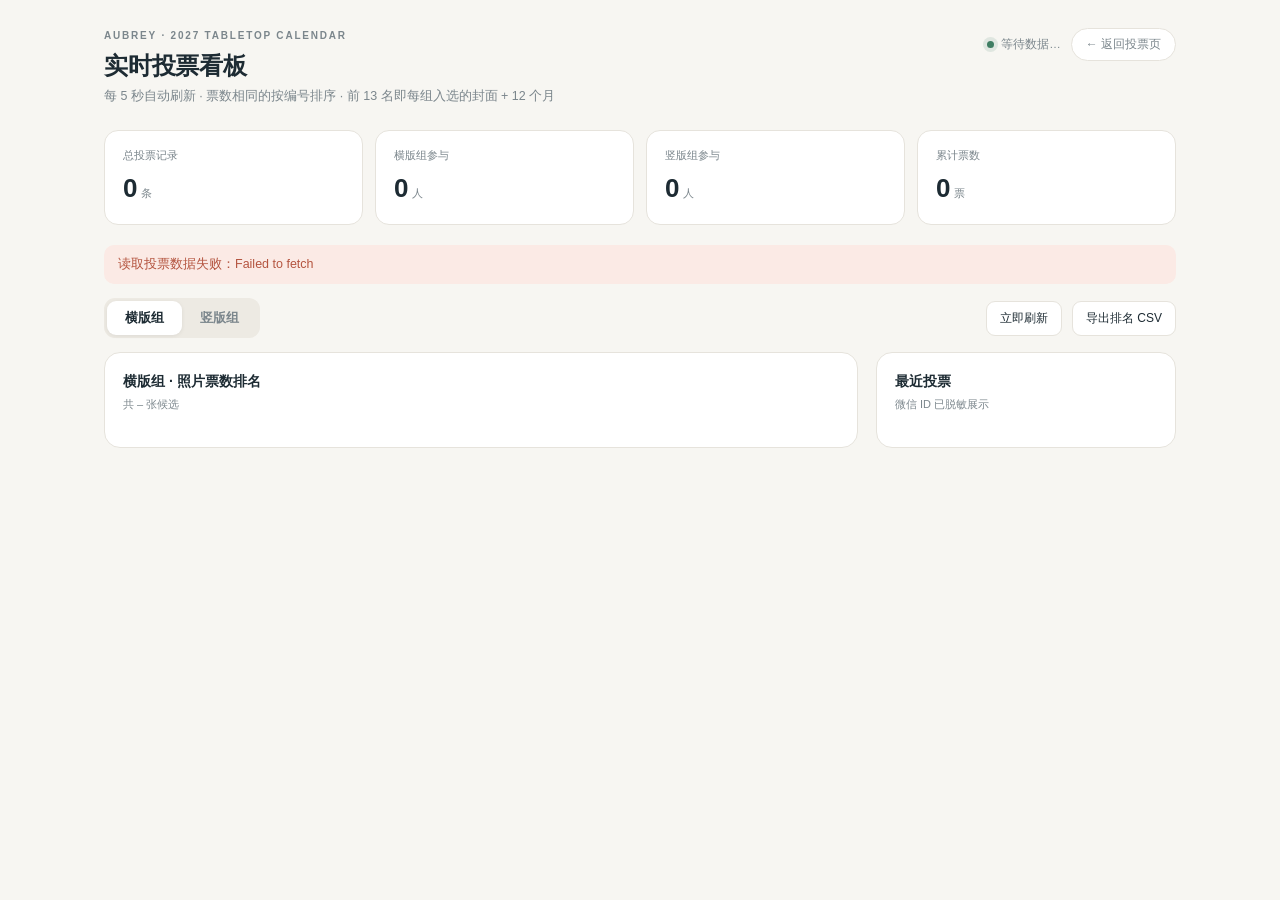
<file: dashboard.html>
<!DOCTYPE html>
<html lang="zh-CN">
<head>
<meta charset="utf-8">
<meta name="viewport" content="width=device-width,initial-scale=1,viewport-fit=cover">
<title>2027 台历 · 实时投票看板</title>
<script>
  /* 访问参数随每个请求带上，不依赖会话 cookie */
  window.__Q = location.search;
  (function () {
    var l = document.createElement('link');
    l.rel = 'stylesheet';
    l.href = 'styles.css' + window.__Q;
    document.head.appendChild(l);
  })();
</script>
<style>
body{overflow:auto;background:var(--bg)}
.board{max-width:1120px;margin:0 auto;padding:28px 24px 60px}
.bd-top{display:flex;align-items:flex-start;justify-content:space-between;gap:16px;flex-wrap:wrap}
.bd-top h1{font-size:24px;margin:8px 0 6px}
.bd-top p{margin:0;color:var(--sub);font-size:12.5px}
.bd-actions{display:flex;align-items:center;gap:10px}
.live{display:flex;align-items:center;gap:7px;font-size:11.5px;color:var(--sub)}
.dot{width:7px;height:7px;border-radius:50%;background:var(--ok);box-shadow:0 0 0 4px rgba(63,125,98,.13)}
.stats{display:grid;grid-template-columns:repeat(4,1fr);gap:12px;margin:24px 0 20px}
.stat{background:var(--surface);border:1px solid var(--line);border-radius:14px;padding:16px 18px}
.stat .k{font-size:11px;color:var(--sub)}
.stat .v{font-size:26px;font-weight:680;margin-top:6px;letter-spacing:-.02em}
.stat .u{font-size:11px;color:var(--sub);margin-left:4px;font-weight:400}
.bd-bar{display:flex;align-items:center;justify-content:space-between;gap:12px;margin-bottom:14px;flex-wrap:wrap}
.bd-bar .seg button{padding:8px 18px}
.bd-bar-right{display:flex;gap:10px;align-items:center}
.mini-btn{border:1px solid var(--line);background:var(--surface);border-radius:9px;padding:8px 13px;font-size:12px;color:var(--ink)}
.mini-btn:hover{border-color:var(--accent);color:var(--accent)}
.err{background:#fbeae5;color:var(--danger);border-radius:10px;padding:10px 14px;font-size:12.5px;margin-bottom:14px;display:none}
.grid{display:grid;grid-template-columns:1fr 300px;gap:18px;align-items:start}
.panel{background:var(--surface);border:1px solid var(--line);border-radius:16px;padding:18px}
.panel h2{font-size:14px;margin:0 0 4px;font-weight:650}
.panel .cap{font-size:11px;color:var(--sub);margin:0 0 16px}
.rank{display:flex;flex-direction:column;gap:2px}
.row{display:flex;align-items:center;gap:12px;padding:7px 8px;border-radius:10px}
.row.top{background:#fbf5ed}
.row:hover{background:#f6f4ef}
.row .idx{width:26px;text-align:center;font-size:11px;color:var(--sub);font-variant-numeric:tabular-nums}
.row.top .idx{color:var(--accent);font-weight:700}
.row img{width:56px;height:40px;object-fit:cover;border-radius:7px;background:#eee;flex:none}
.row .info{flex:1;min-width:0}
.row .code{font-size:12.5px;font-weight:650}
.row .name{font-size:10.5px;color:var(--sub);white-space:nowrap;overflow:hidden;text-overflow:ellipsis}
.bar{width:130px;height:6px;background:#eeeae3;border-radius:4px;overflow:hidden;flex:none}
.bar i{display:block;height:100%;background:var(--accent);border-radius:4px}
.row .num{width:34px;text-align:right;font-size:13px;font-weight:680;font-variant-numeric:tabular-nums}
.cut{display:flex;align-items:center;gap:10px;margin:12px 0 8px;color:var(--accent);font-size:10.5px;font-weight:700;letter-spacing:.1em}
.cut:before,.cut:after{content:"";height:1px;background:#e9d9c6;flex:1}
.feed{display:flex;flex-direction:column;gap:11px;max-height:640px;overflow:auto}
.feed-item{display:flex;flex-direction:column;gap:3px;padding-bottom:10px;border-bottom:1px solid #f0ede7}
.feed-item .l1{font-size:12px;display:flex;justify-content:space-between;gap:8px}
.feed-item .l1 b{font-weight:600}
.feed-item .l2{font-size:11px;color:var(--sub)}
.tag{font-size:10px;padding:1px 7px;border-radius:5px;background:var(--accent-soft);color:var(--accent);font-weight:600}
.empty{color:var(--sub);font-size:12px;text-align:center;padding:32px 0}
@media(max-width:860px){.grid{grid-template-columns:1fr}.stats{grid-template-columns:repeat(2,1fr)}.bar{width:70px}}
@media(max-width:640px){.board{padding:18px 14px 50px}.bd-top h1{font-size:20px}.row .name{display:none}.bar{width:52px}}
</style>
</head>
<body>
<div class="board">
  <div class="bd-top">
    <div>
      <div class="eyebrow">AUBREY · 2027 TABLETOP CALENDAR</div>
      <h1>实时投票看板</h1>
      <p>每 5 秒自动刷新 · 票数相同的按编号排序 · 前 13 名即每组入选的封面 + 12 个月</p>
    </div>
    <div class="bd-actions">
      <span class="live"><i class="dot"></i><span id="lastUpdate">等待数据…</span></span>
      <button class="ghost-btn" id="backVote">← 返回投票页</button>
    </div>
  </div>

  <div class="stats">
    <div class="stat"><div class="k">总投票记录</div><div class="v" id="sTotal">0<span class="u">条</span></div></div>
    <div class="stat"><div class="k">横版组参与</div><div class="v" id="sH">0<span class="u">人</span></div></div>
    <div class="stat"><div class="k">竖版组参与</div><div class="v" id="sV">0<span class="u">人</span></div></div>
    <div class="stat"><div class="k">累计票数</div><div class="v" id="sPicks">0<span class="u">票</span></div></div>
  </div>

  <div class="err" id="err"></div>

  <div class="bd-bar">
    <div class="seg" id="seg">
      <button data-o="h" class="active">横版组</button>
      <button data-o="v">竖版组</button>
    </div>
    <div class="bd-bar-right">
      <button class="mini-btn" id="refreshBtn">立即刷新</button>
      <button class="mini-btn" id="exportBtn">导出排名 CSV</button>
    </div>
  </div>

  <div class="grid">
    <div class="panel">
      <h2 id="rankTitle">横版组 · 照片票数排名</h2>
      <p class="cap" id="rankCap">共 – 张候选</p>
      <div class="rank" id="rank"></div>
    </div>
    <div class="panel">
      <h2>最近投票</h2>
      <p class="cap">微信 ID 已脱敏展示</p>
      <div class="feed" id="feed"></div>
    </div>
  </div>
</div>

<script>
(function () {
  var q = window.__Q || '';
  function load(src, next) {
    var s = document.createElement('script');
    s.src = src;
    s.onload = next;
    s.onerror = next;
    document.body.appendChild(s);
  }
  var v = (q ? q + '&' : '?') + 'v=20261109b';
  load('backend.js' + v, function () { load('dashboard.js' + v, function () {}); });
})();
</script>
</body>
</html>
</file>
